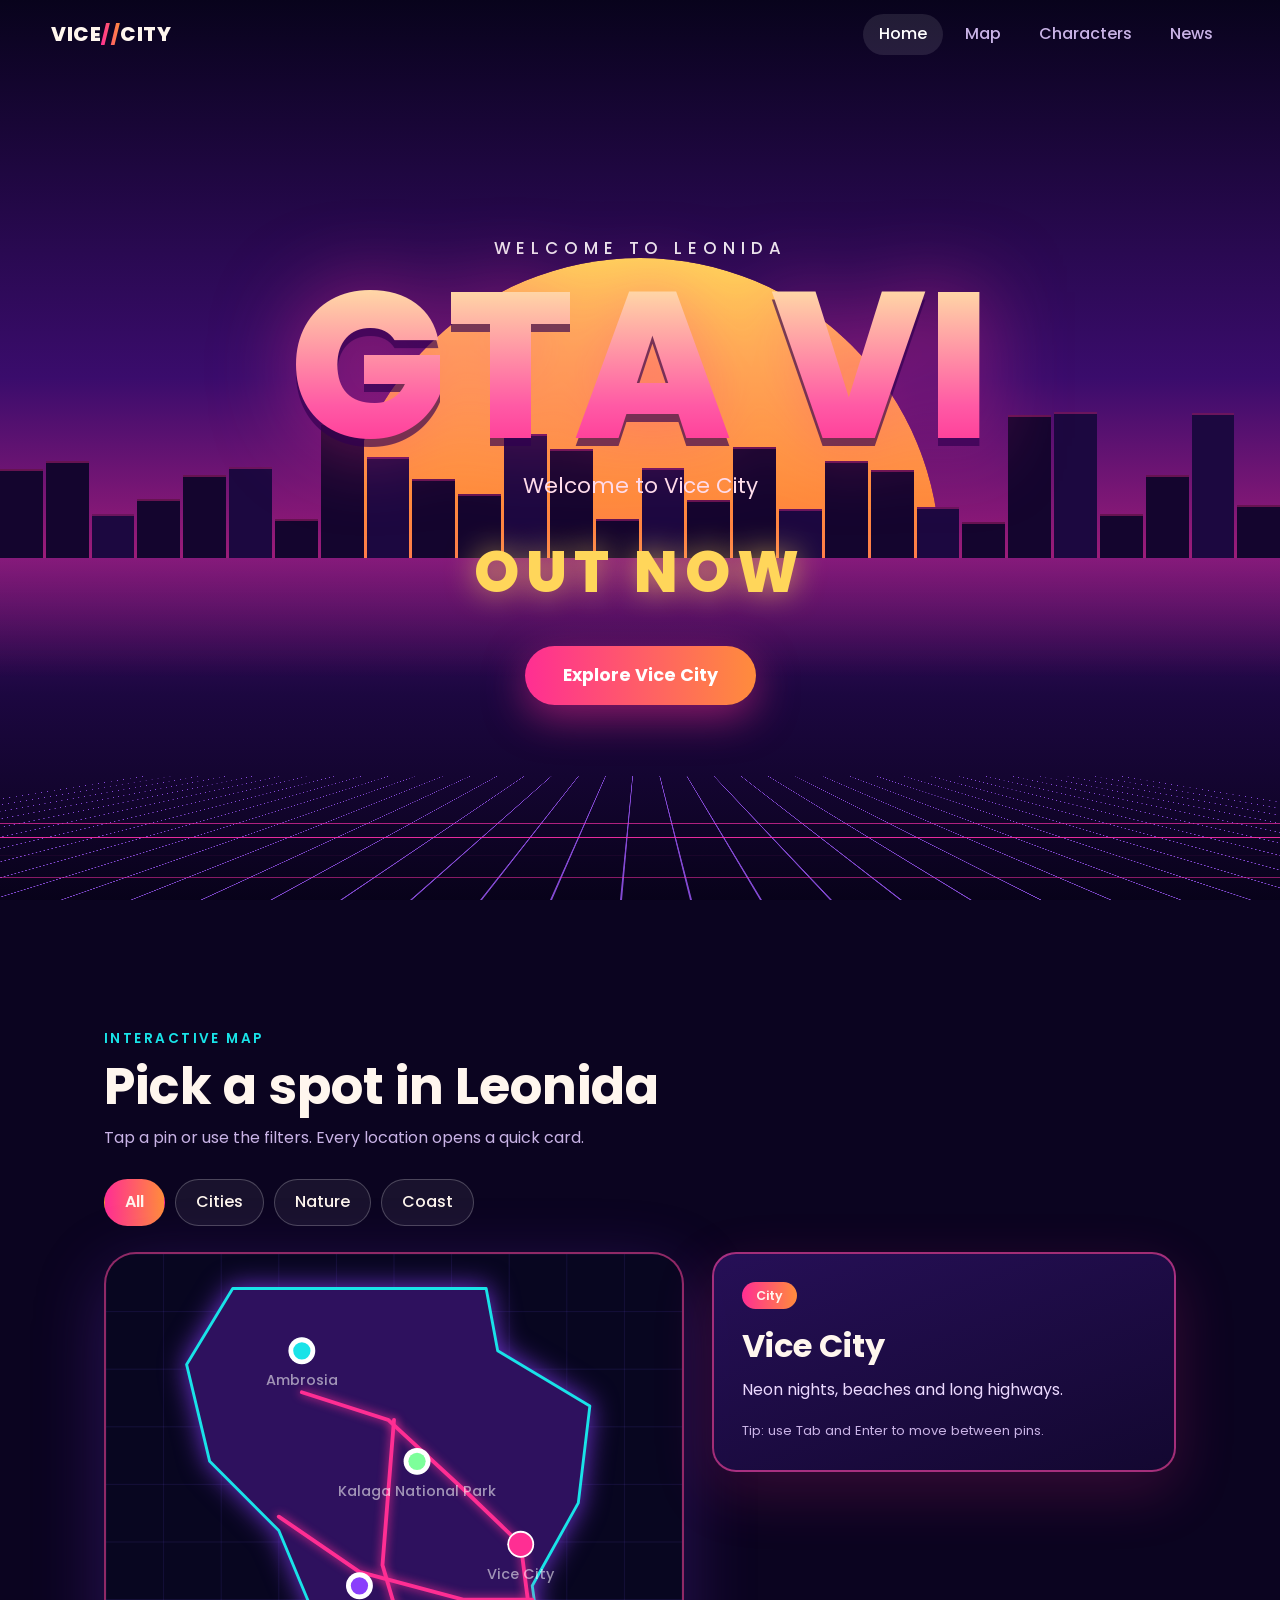
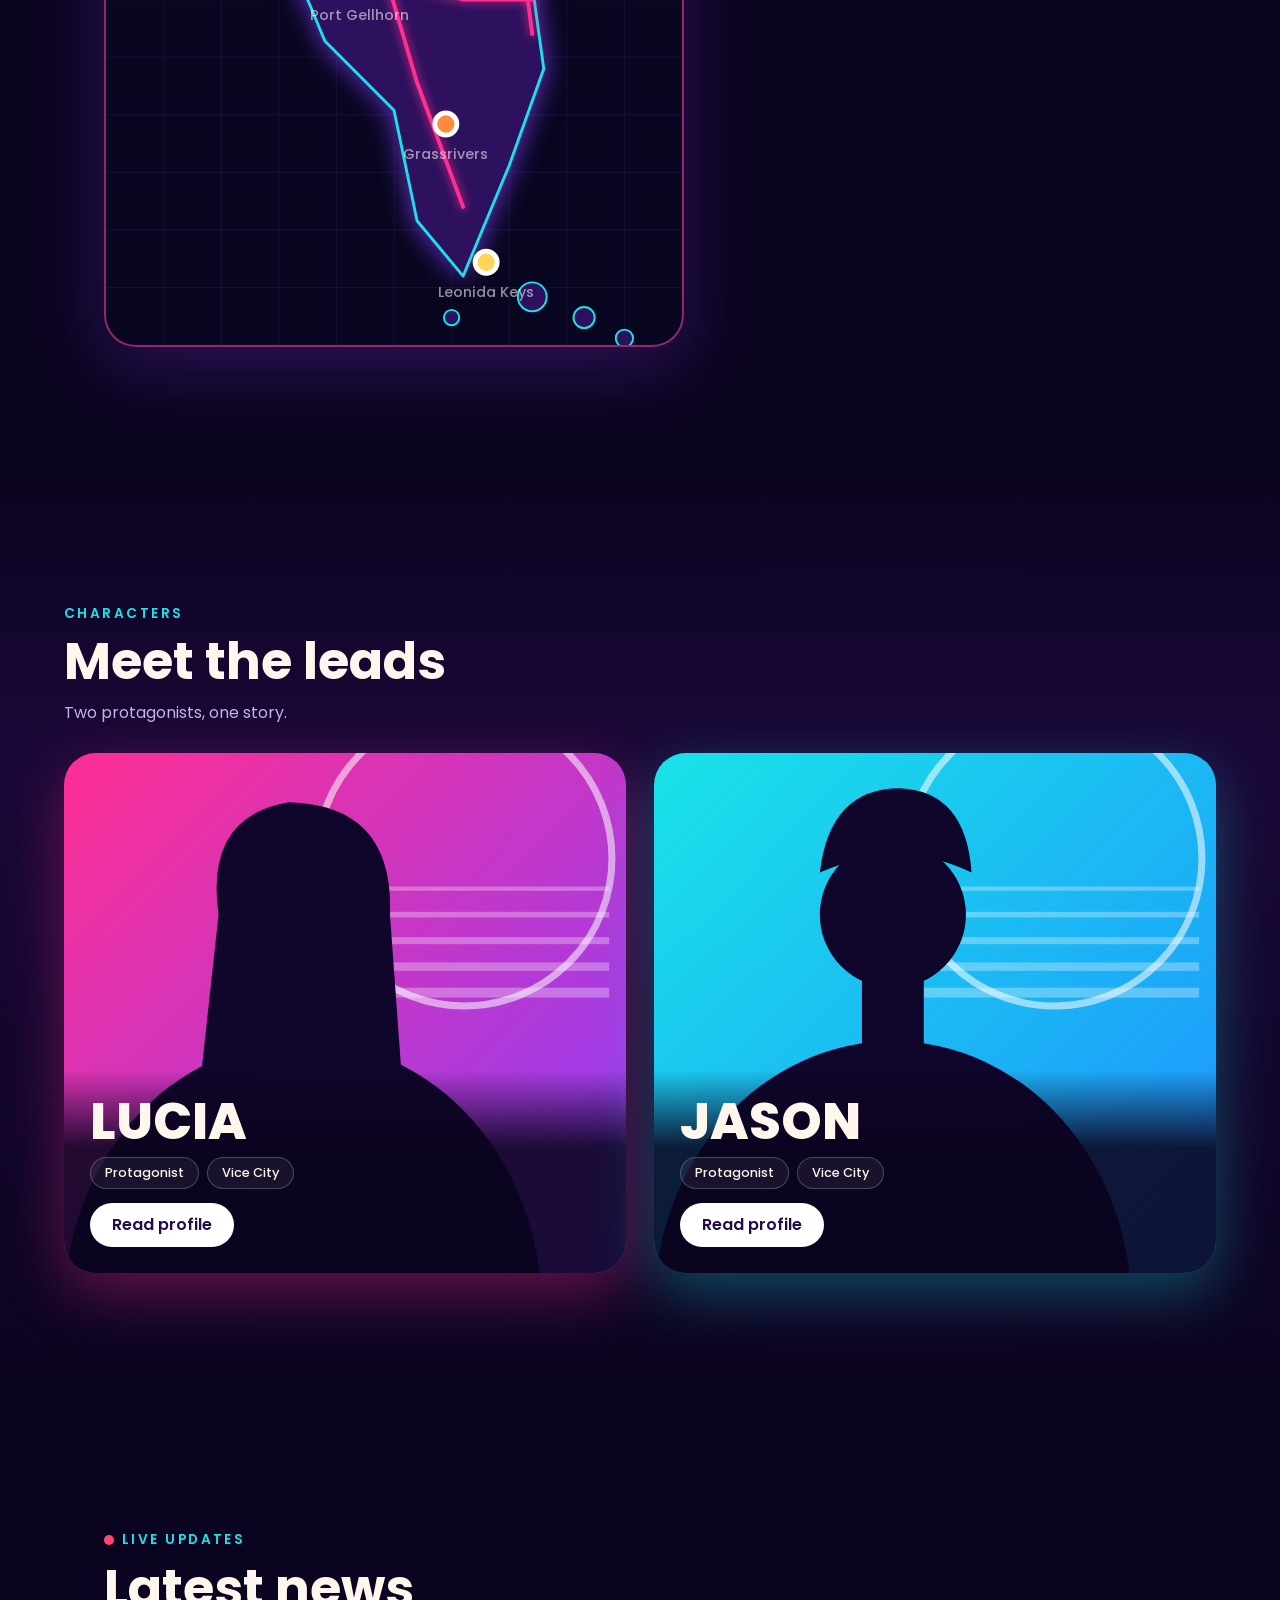
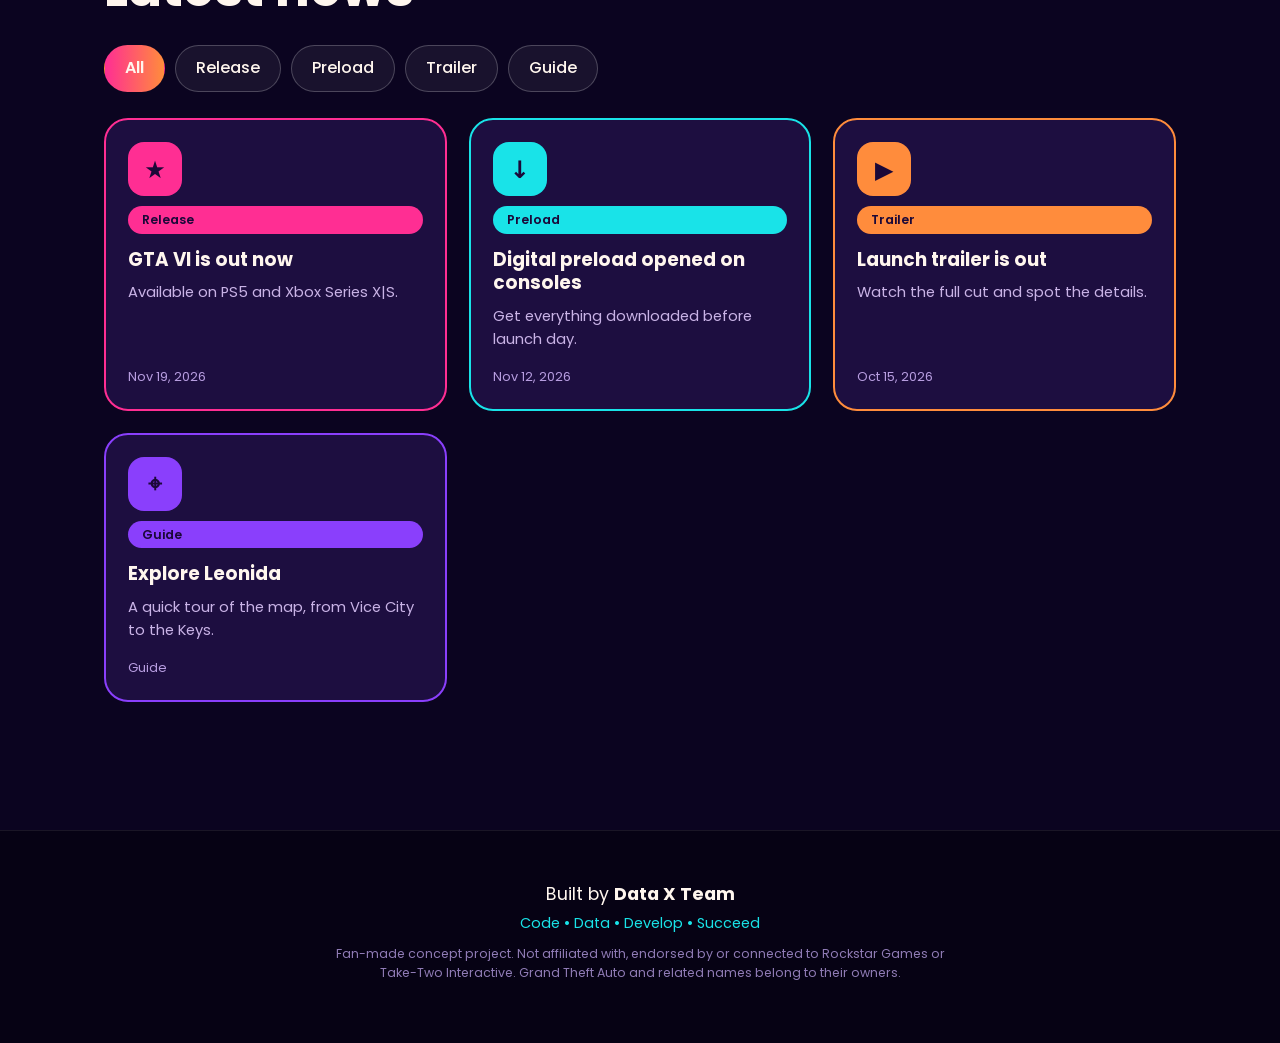
<file: index.html>
<!DOCTYPE html>
<html lang="en">
<head>
  <meta charset="UTF-8">
  <meta name="viewport" content="width=device-width, initial-scale=1">
  <title>GTA VI | Vice City Fan Concept by Data X Team</title>
  <meta name="description" content="A fan-made GTA VI concept website: Vice City homepage, interactive map, character cards and live news. Built by Data X Team.">
  <meta name="theme-color" content="#0b0420">
  <meta property="og:title" content="GTA VI | Vice City Fan Concept">
  <meta property="og:description" content="Interactive map, characters and news. A fan-made concept by Data X Team.">
  <meta property="og:type" content="website">
  <link rel="preconnect" href="https://fonts.googleapis.com">
  <link rel="preconnect" href="https://fonts.gstatic.com" crossorigin>
  <link href="https://fonts.googleapis.com/css2?family=Poppins:wght@400;500;600;700;800&display=swap" rel="stylesheet">
  <link rel="stylesheet" href="gta6.css">
</head>
<body>

  <header class="nav" id="nav">
    <a class="logo" href="#home" aria-label="Vice City home">VICE<span>//</span>CITY</a>
    <button class="menu-btn" id="menuBtn" aria-label="Toggle menu" aria-expanded="false" aria-controls="navLinks">
      <span></span><span></span><span></span>
    </button>
    <nav class="links" id="navLinks">
      <a href="#home">Home</a>
      <a href="#map">Map</a>
      <a href="#characters">Characters</a>
      <a href="#news">News</a>
    </nav>
  </header>

  <main>
   
    <section class="hero" id="home">
      <div class="sun" aria-hidden="true"></div>
      <div class="skyline" id="skyline" aria-hidden="true"></div>
      <div class="floor" aria-hidden="true"></div>

      <div class="hero-content">
        <p class="eyebrow">Welcome to Leonida</p>
        <h1 class="title">GTA <span>VI</span></h1>
        <p class="tagline" id="tagline">Coming November 19, 2026</p>

        <div class="countdown" id="countdown" role="timer" aria-live="off">
          <div class="cd-box"><b id="cdDays">00</b><small>days</small></div>
          <div class="cd-box"><b id="cdHours">00</b><small>hours</small></div>
          <div class="cd-box"><b id="cdMins">00</b><small>min</small></div>
          <div class="cd-box"><b id="cdSecs">00</b><small>sec</small></div>
        </div>
        <p class="out-now" id="outNow" hidden>OUT NOW</p>

        <a class="btn" href="#map">Explore Vice City</a>
      </div>
    </section>

    <section class="section" id="map">
      <div class="head reveal">
        <p class="kicker">Interactive map</p>
        <h2>Pick a spot in Leonida</h2>
        <p class="sub">Tap a pin or use the filters. Every location opens a quick card.</p>
      </div>

      <div class="chips reveal" id="mapFilters" role="group" aria-label="Map filters">
        <button class="chip active" data-filter="all">All</button>
        <button class="chip" data-filter="city">Cities</button>
        <button class="chip" data-filter="nature">Nature</button>
        <button class="chip" data-filter="coast">Coast</button>
      </div>

      <div class="map-wrap reveal">
        <div class="map-box">
          <svg id="mapSvg" viewBox="0 0 600 720" role="img" aria-label="Stylised map of Leonida with clickable locations"></svg>
        </div>
        <aside class="info" id="mapInfo" aria-live="polite">
          <span class="tag" id="infoTag">City</span>
          <h3 id="infoName">Vice City</h3>
          <p id="infoText">Neon nights, beaches and long highways.</p>
          <p class="hint">Tip: use Tab and Enter to move between pins.</p>
        </aside>
      </div>
    </section>

    <section class="section alt" id="characters">
      <div class="head reveal">
        <p class="kicker">Characters</p>
        <h2>Meet the leads</h2>
        <p class="sub">Two protagonists, one story.</p>
      </div>
      <div class="cards" id="charCards"></div>
    </section>

    <section class="section" id="news">
      <div class="head reveal">
        <p class="kicker"><span class="live-dot"></span> Live updates</p>
        <h2>Latest news</h2>
      </div>
      <div class="chips reveal" id="newsFilters" role="group" aria-label="News filters"></div>
      <div class="news-grid" id="newsGrid"></div>
    </section>
  </main>

  <footer class="footer">
    <p class="foot-brand">Built by <strong>Data X Team</strong> <em>Code &bull; Data &bull; Develop &bull; Succeed</em></p>
    <p class="legal">Fan-made concept project. Not affiliated with, endorsed by or connected to Rockstar Games or Take-Two Interactive. Grand Theft Auto and related names belong to their owners.</p>
  </footer>

  <script src="gta6.js"></script>
</body>
</html>
</file>
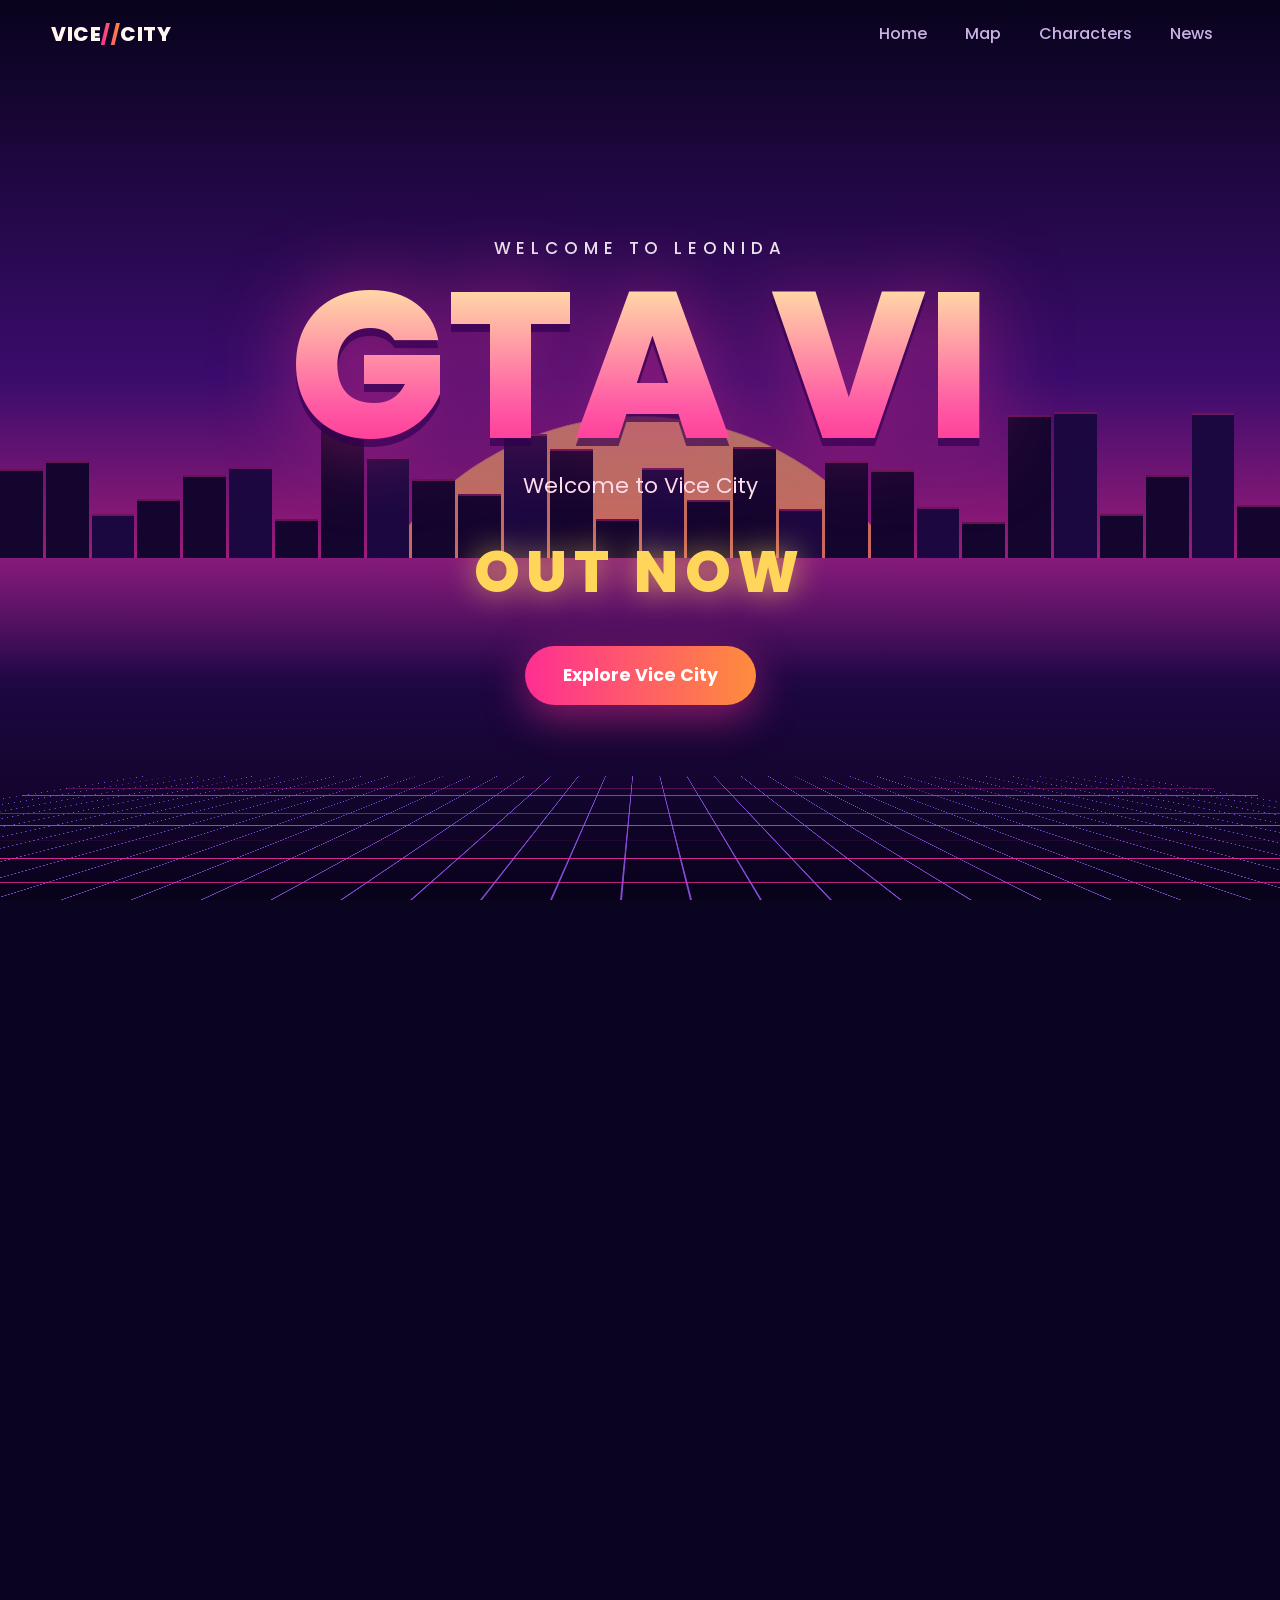
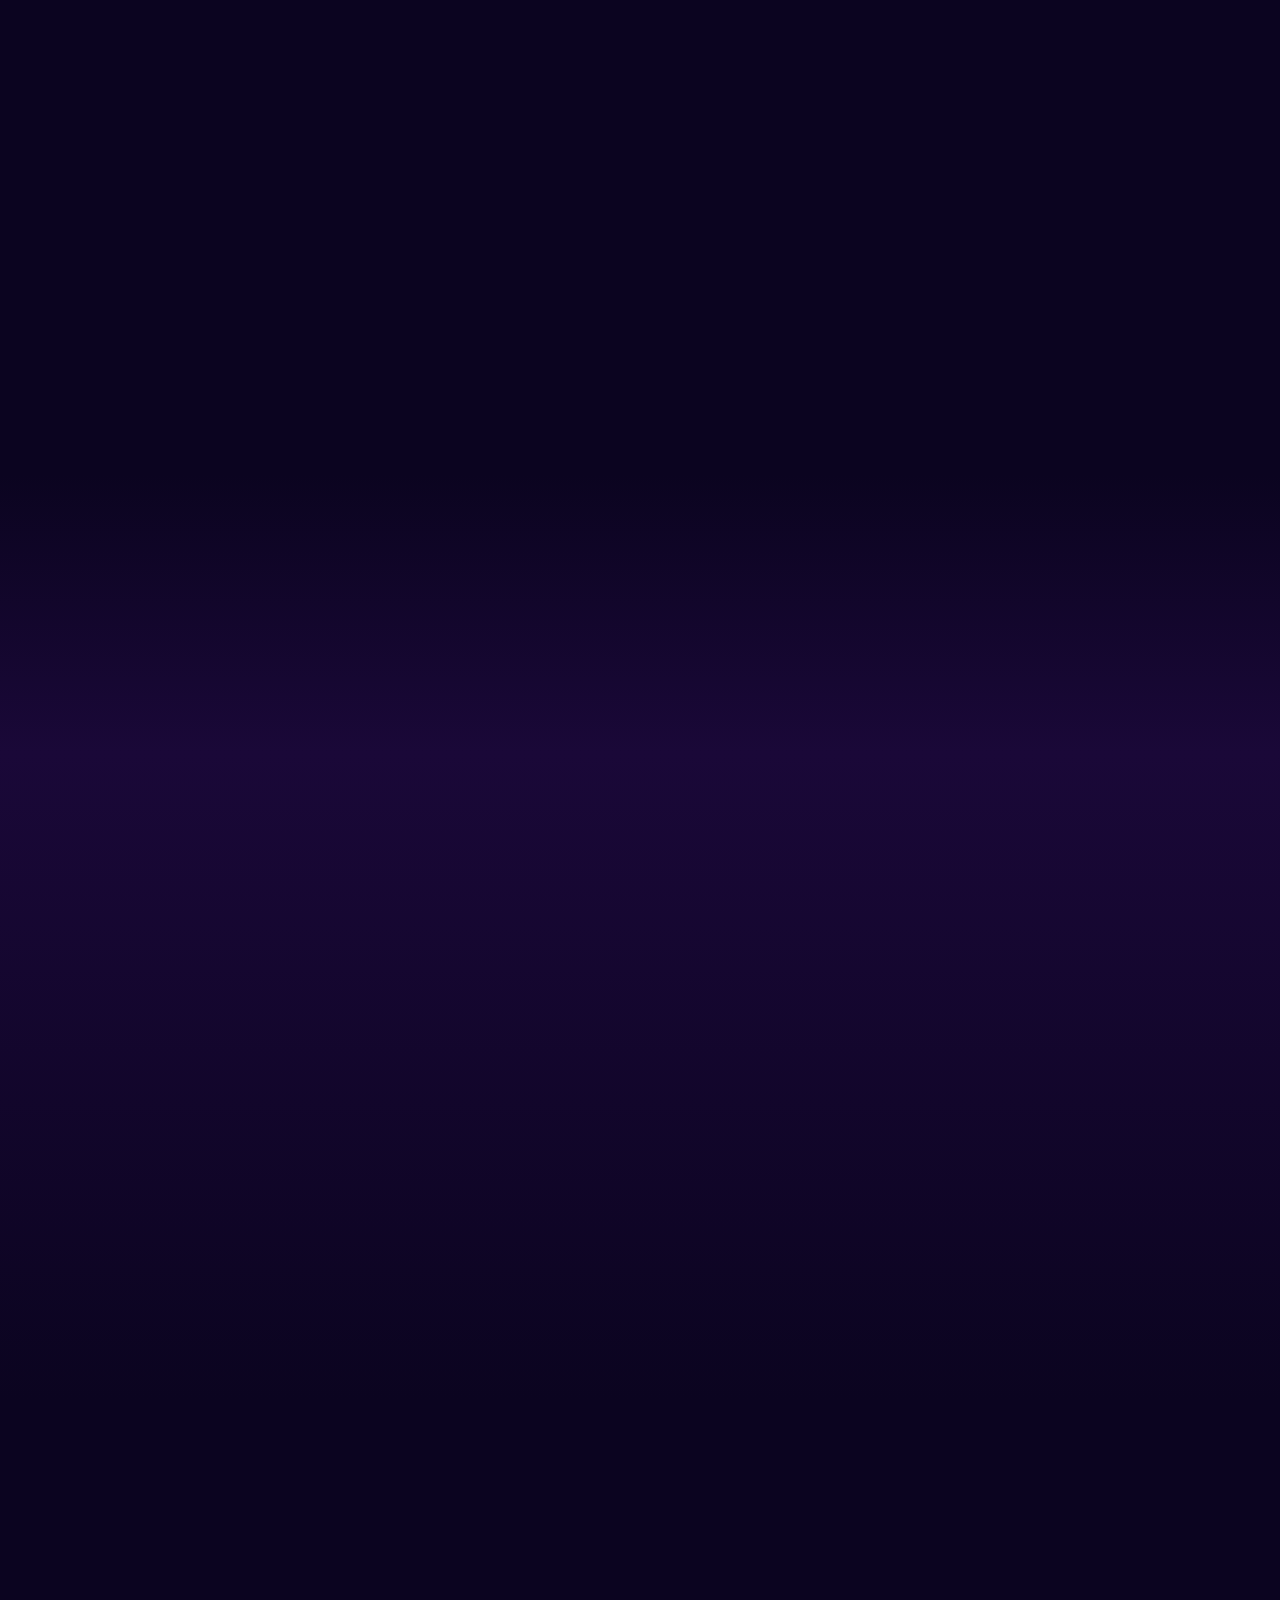
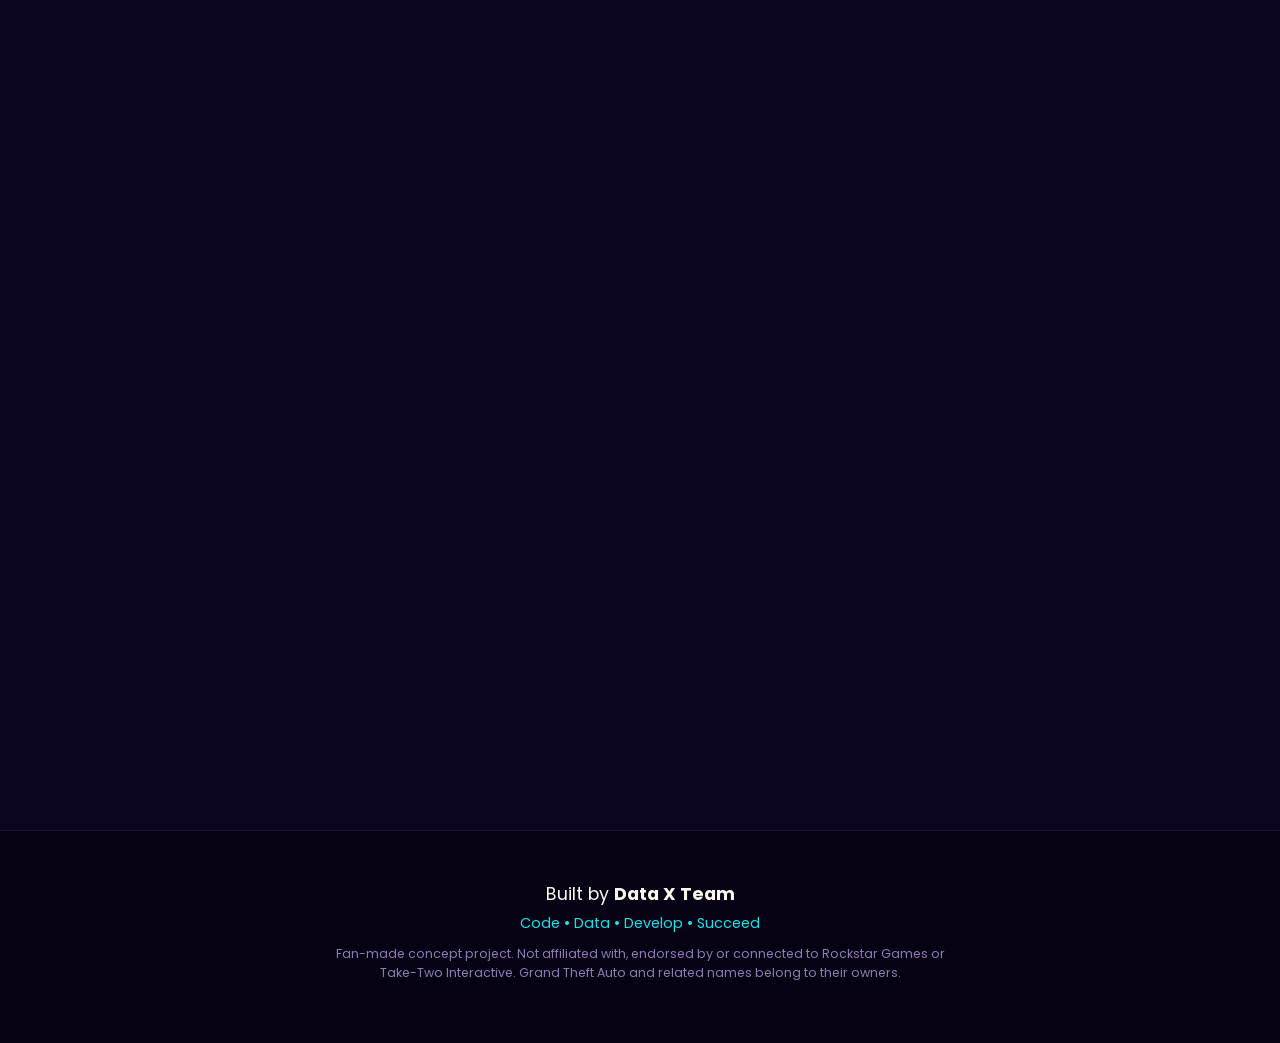
<file: gta6.html>
<!DOCTYPE html>
<html lang="en">
<head>
  <meta charset="UTF-8">
  <meta name="viewport" content="width=device-width, initial-scale=1">
  <meta http-equiv="refresh" content="0; url=index.html">
  <title>GTA VI | Vice City Fan Concept</title>
</head>
<body>
  <p>This page has moved to <a href="index.html">the GTA VI website</a>.</p>
</body>
</html>
</file>
<file: gta6.css>
:root {
  --night: #0b0420;
  --deep: #1a0838;
  --card: #1d0e40;
  --magenta: #ff2e93;
  --orange: #ff8c3c;
  --yellow: #ffd65a;
  --cyan: #19e3e8;
  --violet: #8a3ffc;
  --blue: #1e90ff;
  --text: #fff6ee;
  --muted: #c9b3e6;
  --radius: 24px;
  --font: "Poppins", system-ui, -apple-system, "Segoe UI", Roboto, Arial, sans-serif;
}

*, *::before, *::after { box-sizing: border-box; }
html { scroll-behavior: smooth; scroll-padding-top: 76px; }
body {
  margin: 0;
  font-family: var(--font);
  color: var(--text);
  background: var(--night);
  line-height: 1.55;
  -webkit-font-smoothing: antialiased;
}
a { color: inherit; text-decoration: none; }
button { font: inherit; color: inherit; cursor: pointer; }
:focus-visible { outline: 3px solid var(--cyan); outline-offset: 3px; }


.nav {
  position: fixed; inset: 0 0 auto 0; z-index: 50;
  display: flex; align-items: center; justify-content: space-between;
  padding: 14px clamp(18px, 4vw, 56px);
  transition: background .3s, box-shadow .3s;
}
.nav.scrolled { background: rgba(11, 4, 32, .86); backdrop-filter: blur(12px); box-shadow: 0 6px 30px rgba(0,0,0,.35); }
.logo { font-weight: 800; font-size: 1.25rem; letter-spacing: .5px; }
.logo span { background: linear-gradient(90deg, var(--magenta), var(--orange)); -webkit-background-clip: text; background-clip: text; color: transparent; }
.links { display: flex; gap: 6px; }
.links a { padding: 8px 16px; border-radius: 999px; font-weight: 500; color: var(--muted); transition: color .2s, background .2s; }
.links a:hover, .links a.active { color: #fff; background: rgba(255,255,255,.1); }

.menu-btn { display: none; background: none; border: 0; width: 44px; height: 44px; padding: 10px; }
.menu-btn span { display: block; height: 3px; margin: 5px 0; background: #fff; border-radius: 3px; transition: transform .3s, opacity .3s; }
.menu-btn[aria-expanded="true"] span:nth-child(1) { transform: translateY(8px) rotate(45deg); }
.menu-btn[aria-expanded="true"] span:nth-child(2) { opacity: 0; }
.menu-btn[aria-expanded="true"] span:nth-child(3) { transform: translateY(-8px) rotate(-45deg); }


.hero {
  position: relative; min-height: 100svh; overflow: hidden;
  display: grid; place-items: center; text-align: center;
  background: linear-gradient(180deg, #08031c 0%, #3a0c6c 42%, #cd2480 72%, #ff843e 100%);
  --horizon: 62%;
}
.sun {
  position: absolute; left: 50%; top: calc(var(--horizon) - clamp(150px, 26vw, 300px));
  width: clamp(300px, 52vw, 600px); aspect-ratio: 1; border-radius: 50%;
  transform: translate(-50%, 0);
  background: linear-gradient(180deg, var(--yellow) 0%, var(--orange) 40%, var(--magenta) 100%);
  box-shadow: 0 0 120px rgba(255, 46, 147, .55);
  -webkit-mask-image: repeating-linear-gradient(180deg, #000 0 62%, transparent 62% 66%, #000 66% 100%);
  -webkit-mask-size: 100% 100%;
  mask-image: linear-gradient(180deg, #000 0 55%, transparent 55% 59%, #000 59% 66%, transparent 66% 71%, #000 71% 77%, transparent 77% 83%, #000 83% 88%, transparent 88% 95%, #000 95%);
  animation: sunrise 2.2s cubic-bezier(.2,.7,.2,1) both;
}
@keyframes sunrise { from { transform: translate(-50%, 55%); opacity: 0; } to { transform: translate(-50%, 0); opacity: 1; } }

.skyline { position: absolute; left: 0; right: 0; top: calc(var(--horizon) - 150px); height: 150px; display: flex; align-items: flex-end; gap: 3px; }
.skyline i { flex: 1; background: #14052e; border-top: 2px solid rgba(255, 46, 147, .35); }
.skyline i:nth-child(3n) { background: #1c0840; }

.floor {
  position: absolute; left: -50%; right: -50%; bottom: 0; height: calc(100% - var(--horizon));
  background:
    linear-gradient(180deg, #46106e 0%, #1c0740 40%, #08021a 100%);
  overflow: hidden;
}
.floor::before {
  content: ""; position: absolute; inset: -100% 0 0 0;
  background-image:
    linear-gradient(rgba(255, 46, 170, .9) 2px, transparent 2px),
    linear-gradient(90deg, rgba(160, 90, 255, .8) 2px, transparent 2px);
  background-size: 70px 70px;
  transform: perspective(380px) rotateX(62deg);
  transform-origin: 50% 100%;
  animation: grid 2.2s linear infinite;
}
@keyframes grid { to { background-position: 0 70px, 0 0; } }
.floor::after { content: ""; position: absolute; inset: 0; background: linear-gradient(180deg, rgba(255,46,147,.35), transparent 35%); }

.hero-content { position: relative; z-index: 2; padding: 110px 20px 70px; max-width: 900px; }
.eyebrow { margin: 0; font-weight: 500; letter-spacing: .35em; text-transform: uppercase; font-size: clamp(.8rem, 2.2vw, 1.05rem); color: #fff; opacity: .9; }
.title {
  margin: 6px 0 4px; font-size: clamp(5rem, 22vw, 13rem); line-height: .95; font-weight: 800;
  background: linear-gradient(180deg, #fff0a6 0%, #ff5aa5 70%, #ff2e93 100%);
  -webkit-background-clip: text; background-clip: text; color: transparent;
  filter: drop-shadow(0 8px 0 rgba(48, 0, 80, .65)) drop-shadow(0 0 40px rgba(255, 46, 147, .5));
}
.tagline { margin: 0 0 26px; font-size: clamp(1rem, 2.6vw, 1.35rem); color: #ffe1ee; }

.countdown { display: flex; justify-content: center; gap: clamp(8px, 2vw, 16px); margin-bottom: 28px; }
.cd-box {
  min-width: clamp(64px, 16vw, 104px); padding: 12px 8px 10px; border-radius: 20px;
  background: rgba(20, 8, 50, .72); border: 2px solid rgba(255, 90, 170, .75); backdrop-filter: blur(6px);
}
.cd-box b { display: block; font-size: clamp(1.6rem, 6vw, 2.6rem); line-height: 1.1; font-variant-numeric: tabular-nums; }
.cd-box small { color: #ffbcdc; font-size: .72rem; }
.out-now { margin: 0 0 28px; font-size: clamp(2rem, 8vw, 3.6rem); font-weight: 800; letter-spacing: .12em; color: var(--yellow); text-shadow: 0 0 30px rgba(255, 214, 90, .7); animation: pulse 1.6s ease-in-out infinite; }
.out-now[hidden], .countdown[hidden] { display: none; }
@keyframes pulse { 50% { transform: scale(1.05); text-shadow: 0 0 50px rgba(255, 214, 90, 1); } }

.btn {
  display: inline-block; padding: 16px 38px; border-radius: 999px; font-weight: 700; font-size: 1.1rem;
  background: linear-gradient(90deg, var(--magenta), var(--orange)); color: #fff;
  box-shadow: 0 12px 40px rgba(255, 46, 147, .5); transition: transform .2s, box-shadow .2s;
}
.btn:hover { transform: translateY(-3px) scale(1.03); box-shadow: 0 18px 50px rgba(255, 46, 147, .65); }


.section { padding: clamp(70px, 10vw, 130px) clamp(18px, 5vw, 64px); max-width: 1200px; margin: 0 auto; }
.section.alt { max-width: none; background: linear-gradient(180deg, var(--night), var(--deep) 30%, var(--night)); }
.section.alt > * { max-width: 1200px; margin-left: auto; margin-right: auto; }
.head { margin-bottom: 28px; }
.kicker { margin: 0 0 8px; color: var(--cyan); font-weight: 600; letter-spacing: .18em; text-transform: uppercase; font-size: .85rem; display: flex; align-items: center; gap: 8px; }
.head h2 { margin: 0; font-size: clamp(1.9rem, 5vw, 3.2rem); line-height: 1.15; }
.sub { margin: 10px 0 0; color: var(--muted); max-width: 560px; }

.live-dot { width: 10px; height: 10px; border-radius: 50%; background: #ff466e; box-shadow: 0 0 0 0 rgba(255, 70, 110, .7); animation: ping 1.6s infinite; }
@keyframes ping { to { box-shadow: 0 0 0 14px rgba(255, 70, 110, 0); } }

.chips { display: flex; flex-wrap: wrap; gap: 10px; margin-bottom: 26px; }
.chip { padding: 10px 20px; border-radius: 999px; background: rgba(255,255,255,.06); border: 1px solid rgba(255,255,255,.22); font-weight: 500; transition: background .2s, transform .2s; }
.chip:hover { background: rgba(255,255,255,.14); }
.chip.active { background: linear-gradient(90deg, var(--magenta), var(--orange)); border-color: transparent; font-weight: 600; }


.map-wrap { display: grid; grid-template-columns: minmax(0, 1.25fr) minmax(0, 1fr); gap: 28px; align-items: start; }
.map-box { border-radius: 32px; border: 2px solid rgba(255, 70, 160, .55); background: #080620; overflow: hidden; box-shadow: 0 20px 70px rgba(138, 63, 252, .25); }
#mapSvg { display: block; width: 100%; height: auto; }
.island { fill: #2e115e; stroke: var(--cyan); stroke-width: 3; stroke-linejoin: round; filter: drop-shadow(0 0 14px rgba(138, 63, 252, .8)); }
.keys { fill: #2e115e; stroke: var(--cyan); stroke-width: 2; }
.road { fill: none; stroke: var(--magenta); stroke-width: 4; stroke-linecap: round; filter: drop-shadow(0 0 5px var(--magenta)); }
.grid-line { stroke: rgba(120, 100, 255, .12); stroke-width: 1; }
.map-label { fill: #fff; opacity: .55; font: 500 15px var(--font); text-anchor: middle; pointer-events: none; }

.pin { cursor: pointer; transition: opacity .3s; }
.pin.dim { opacity: .15; pointer-events: none; }
.pin .core { transition: transform .25s; transform-box: fill-box; transform-origin: center; }
.pin:hover .core, .pin:focus-visible .core, .pin.selected .core { transform: scale(1.35); }
.pin .pulse { fill: none; stroke-width: 3; transform-box: fill-box; transform-origin: center; animation: pinPulse 2s ease-out infinite; }
@keyframes pinPulse { from { transform: scale(.6); opacity: 1; } to { transform: scale(2.6); opacity: 0; } }
.pin:focus-visible { outline: none; }
.pin:focus-visible .ring { stroke: var(--cyan); stroke-width: 4; }

.info {
  position: sticky; top: 96px; padding: 28px; border-radius: var(--radius);
  background: linear-gradient(160deg, rgba(40, 16, 90, .95), rgba(20, 8, 50, .95));
  border: 2px solid rgba(255, 70, 160, .6); box-shadow: 0 20px 60px rgba(255, 46, 147, .18);
}
.info h3 { margin: 12px 0 8px; font-size: 2rem; }
.info p { margin: 0; color: #ecd9ff; }
.info .hint { margin-top: 18px; font-size: .82rem; color: var(--muted); }
.info.swap { animation: swap .35s ease; }
@keyframes swap { from { opacity: 0; transform: translateY(10px); } }
.tag { display: inline-block; padding: 4px 14px; border-radius: 999px; font-size: .78rem; font-weight: 600; background: linear-gradient(90deg, var(--magenta), var(--orange)); }


.cards { display: grid; grid-template-columns: repeat(auto-fit, minmax(min(100%, 320px), 1fr)); gap: 28px; }
.char {
  position: relative; border-radius: 32px; overflow: hidden; min-height: 520px; display: flex; flex-direction: column; justify-content: flex-end;
  background: var(--g); transition: transform .3s, box-shadow .3s;
  box-shadow: 0 20px 60px var(--shadow);
}
.char:hover { transform: translateY(-8px) rotate(-.4deg); }
.char svg.art { position: absolute; inset: 0; width: 100%; height: 100%; }
.char-body { position: relative; padding: 26px; background: linear-gradient(180deg, transparent, rgba(10, 4, 30, .88) 38%); }
.char h3 { margin: 0 0 10px; font-size: clamp(2.2rem, 6vw, 3.2rem); line-height: 1; font-weight: 800; }
.char .chips { margin: 0 0 14px; gap: 8px; }
.char .chip { padding: 5px 14px; font-size: .8rem; cursor: default; }
.char .more { margin: 0; max-height: 0; overflow: hidden; opacity: 0; color: #f1e4ff; transition: max-height .4s, opacity .4s, margin .4s; }
.char.open .more { max-height: 120px; opacity: 1; margin-bottom: 14px; }
.char .toggle { padding: 10px 22px; border-radius: 999px; border: 0; font-weight: 600; background: #fff; color: #260a4e; }


.news-grid { display: grid; grid-template-columns: repeat(auto-fill, minmax(min(100%, 270px), 1fr)); gap: 22px; }
.news {
  padding: 22px; border-radius: var(--radius); background: var(--card); border: 2px solid var(--accent, var(--magenta)); display: flex; flex-direction: column; gap: 10px;
  transition: transform .25s, box-shadow .25s;
}
.news:hover { transform: translateY(-6px); box-shadow: 0 18px 44px color-mix(in srgb, var(--accent, #ff2e93) 40%, transparent); }
.news .ico { width: 54px; height: 54px; border-radius: 16px; display: grid; place-items: center; background: var(--accent); color: #1b0838; font-size: 1.5rem; font-weight: 800; }
.news h3 { margin: 4px 0 0; font-size: 1.15rem; line-height: 1.3; }
.news p { margin: 0; color: var(--muted); font-size: .92rem; }
.news time { margin-top: auto; padding-top: 6px; font-size: .8rem; color: #b79de0; }
.news.hide { display: none; }

.footer { text-align: center; padding: 50px 20px 60px; background: #060214; border-top: 1px solid rgba(255,255,255,.08); }
.foot-brand { margin: 0 0 10px; font-size: 1.1rem; }
.foot-brand em { display: block; margin-top: 4px; font-style: normal; color: var(--cyan); font-size: .9rem; }
.legal { margin: 0 auto; max-width: 640px; font-size: .78rem; color: #8f7bb5; }

.reveal { opacity: 0; transform: translateY(28px); transition: opacity .7s, transform .7s; }
.reveal.in { opacity: 1; transform: none; }

@media (max-width: 860px) {
  .map-wrap { grid-template-columns: 1fr; }
  .info { position: static; }
}
@media (max-width: 720px) {
  .menu-btn { display: block; }
  .links {
    position: fixed; inset: 0 0 0 auto; width: min(78vw, 320px); flex-direction: column; justify-content: center; gap: 10px; padding: 30px;
    background: rgba(11, 4, 32, .97); transform: translateX(100%); transition: transform .35s;
  }
  .links.open { transform: none; }
  .links a { font-size: 1.3rem; }
  .menu-btn { position: relative; z-index: 60; }
}
@media (prefers-reduced-motion: reduce) {
  *, *::before, *::after { animation: none !important; transition: none !important; }
  html { scroll-behavior: auto; }
  .reveal { opacity: 1; transform: none; }
}
</file>
